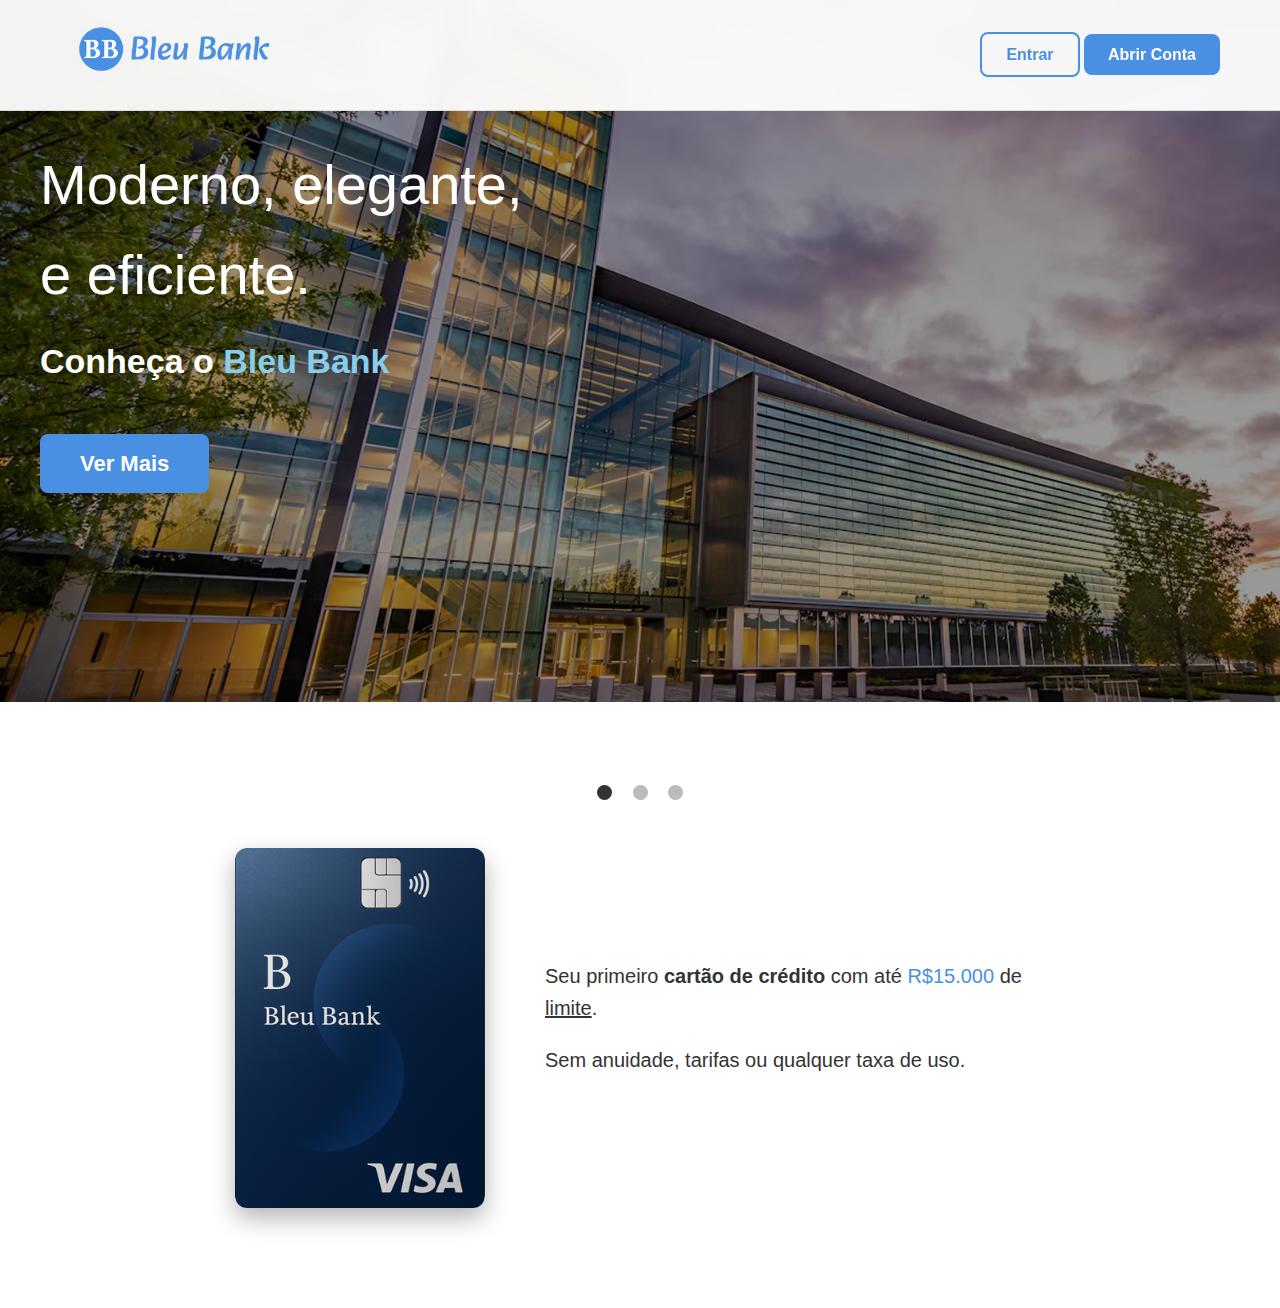
<file: templates/index.html>
<!DOCTYPE html>
<html lang="pt-br">
<head>
  <meta charset="UTF-8">
  <meta name="viewport" content="width=device-width, initial-scale=1.0">
  <title>Bleu Bank</title>
  <link rel="stylesheet" href="/static/styles/estilo.css">
</head>
<body>
  <!-- Header -->
  <header class="header">
    <div class="container">
      <div class="logo">
        <img src="/static/assets/nomeLogo.png" alt="Bleu Bank" class="logo-img">
      </div>
      <div class="header-actions">
        <a class="btn-secondary" href="/login" style="text-decoration: none;">Entrar</a>
        <a class="btn-primary" href="/cadastro" style="text-decoration: none;">Abrir Conta</a>
      </div>
    </div>
  </header>

  <!-- Hero -->
  <main class="hero">
    <div class="hero-background">
      <img src="/static/assets/banco.png" alt="Prédio moderno" class="hero-image">
      <div class="hero-overlay"></div>
    </div>
    <div class="container">
      <div class="hero-content">
        <h1 class="hero-title">Moderno, elegante,<br>e eficiente.</h1>
        <p class="hero-subtitle">Conheça o <span class="brand-highlight">Bleu Bank</span></p>
        <a class="btn-cta" href="/cadastro" style="text-decoration: none;">Ver Mais</a>
      </div>
    </div>
  </main>

  <!-- Cartões -->
  <section class="cards-section">
    <div class="container">

      <!-- Dots (agora buttons para acessibilidade) -->
      <div class="dots" role="tablist" aria-label="Destaques">
        <button class="dot active" role="tab" aria-selected="true" aria-controls="info0" tabindex="0"></button>
        <button class="dot" role="tab" aria-selected="false" aria-controls="info1" tabindex="-1"></button>
        <button class="dot" role="tab" aria-selected="false" aria-controls="info2" tabindex="-1"></button>
      </div>

      <div class="info-box" aria-live="polite">
        <div id="info0" class="info-content active">
          <div class="card" onclick="this.classList.toggle('flip')">
            <div class="card-inner">
              <div class="card-front">
                <img src="/static/assets/frente-cartao.png" alt="Cartão Frente">
              </div>
              <div class="card-back">
                <img src="/static/assets/tras-cartao.png" alt="Cartão Verso">
              </div>
            </div>
          </div>

          <div>
            <p class="p1">Seu primeiro <b>cartão de crédito</b> com até
              <span style="color:#4A90E2;">R$15.000</span> de
              <span style="text-decoration:underline;">limite</span>.
            </p>
            <p class="p2">Sem anuidade, tarifas ou qualquer taxa de uso.</p>
          </div>
        </div>

        <div id="info1" class="info-content">
          <div>
            <p class="p3">Suas operações <b>100% automatizadas.</b></p>
            <p class="p4">Realize empréstimos e pague boletos através do nosso ChatBot.</p>
          </div>
          <img class="img1" src="/static/assets/parte2.png" alt="parte2">
        </div>

        <div id="info2" class="info-content center-content">
          <p class="p5"><b>Totalmente Digital</b><br>Sem burocracias e papeladas</p>
          <img class="img2" src="/static/assets/parte3.png" alt="parte3">
        </div>
      </div>
    </div>
  </section>

  <!-- Novo script (substitui o antigo showInfo) -->
  <script>
    document.addEventListener('DOMContentLoaded', () => {
      const dots = Array.from(document.querySelectorAll('.dots .dot'));
      const panels = Array.from(document.querySelectorAll('.info-box .info-content'));
      const box = document.querySelector('.info-box');

      let current = panels.findIndex(p => p.classList.contains('active'));
      if (current < 0) current = 0;

      function setActive(idx, { focusDot = false } = {}) {
        if (idx < 0) idx = panels.length - 1;
        if (idx >= panels.length) idx = 0;

        panels.forEach(p => p.classList.remove('active'));
        dots.forEach(d => {
          d.classList.remove('active');
          d.setAttribute('aria-selected', 'false');
          d.setAttribute('tabindex', '-1');
        });

        panels[idx].classList.add('active');
        dots[idx].classList.add('active');
        dots[idx].setAttribute('aria-selected', 'true');
        dots[idx].setAttribute('tabindex', '0');
        if (focusDot) dots[idx].focus();
        current = idx;
      }

      // clique e teclado nos dots
      dots.forEach((dot, i) => {
        dot.addEventListener('click', () => setActive(i));
        dot.addEventListener('keydown', (e) => {
          if (e.key === 'Enter' || e.key === ' ') { e.preventDefault(); setActive(i); }
          if (e.key === 'ArrowRight') { e.preventDefault(); setActive(i + 1, { focusDot: true }); }
          if (e.key === 'ArrowLeft')  { e.preventDefault(); setActive(i - 1, { focusDot: true }); }
        });
      });

      // swipe no mobile
      let startX = null;
      box.addEventListener('touchstart', (e) => { startX = e.changedTouches[0].clientX; }, { passive: true });
      box.addEventListener('touchend', (e) => {
        if (startX === null) return;
        const dx = e.changedTouches[0].clientX - startX;
        if (Math.abs(dx) > 40) setActive(current + (dx < 0 ? 1 : -1));
        startX = null;
      }, { passive: true });

      // inicia corretamente
      setActive(current);
    });
  </script>
</body>
</html>
</file>
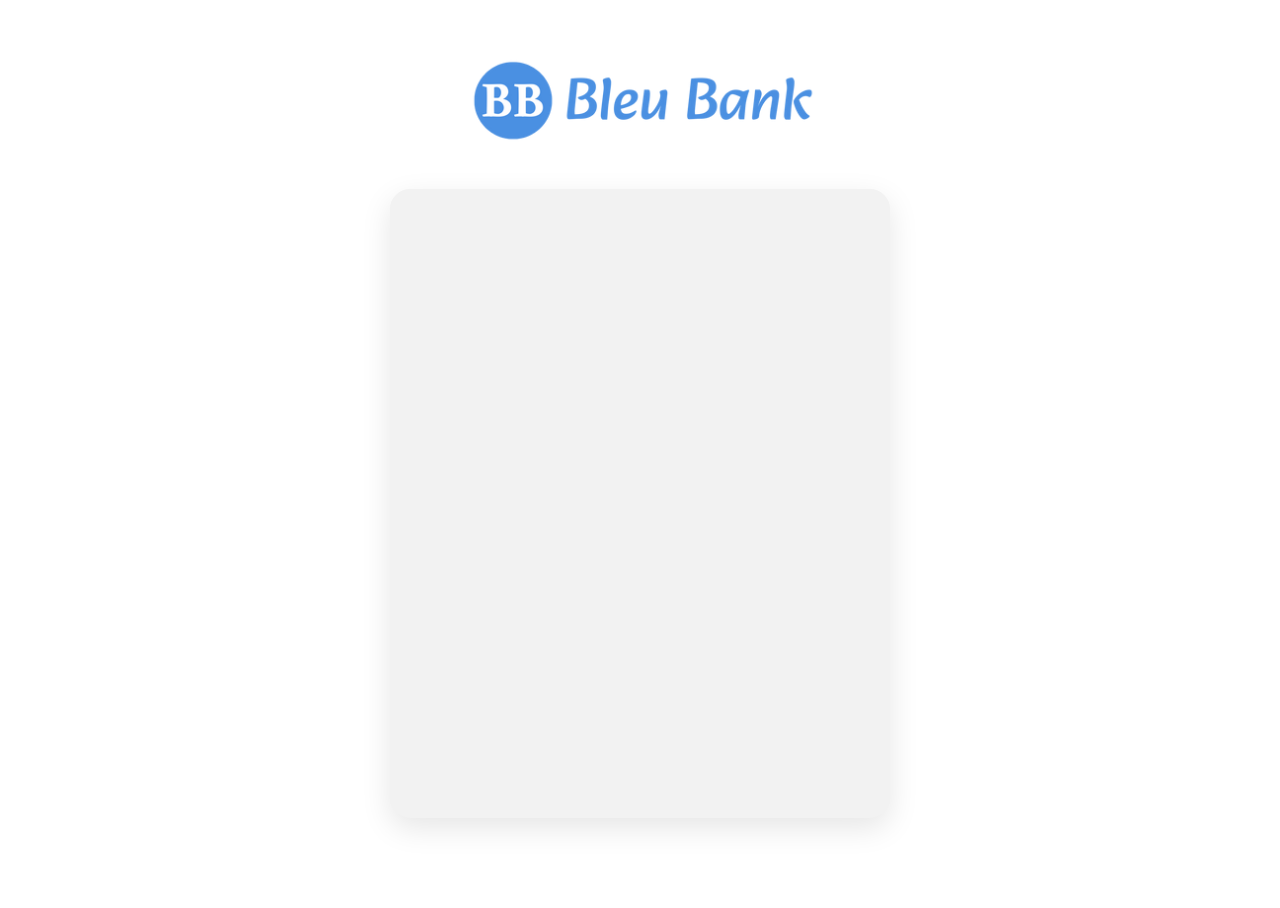
<file: templates/cadastro.html>
<!DOCTYPE html>
<html lang="pt-br">

<head>
    <meta charset="UTF-8">
    <meta name="viewport" content="width=device-width, initial-scale=1.0">
    <link rel="stylesheet" href="/static/styles/styleLogin.css">
    <title>Login</title>
</head>

<body>
    <div class="conteudo">
        <div class="logo animar-logo">
            <img src="/static/assets/nomeLogo.png" alt="Logo">
        </div>

        <form method="POST" action="/cadastro">
            <p class="subtitulo animar-campo">Para começarmos...</p>

            <label class="animar-campo">Insira seu nome</label>
            <input type="text" name="nome" required class="animar-campo">

            <label class="animar-campo">Insira sua data de nascimento</label>
            <input type="date" name="nascimento" required class="animar-campo">

            <label class="animar-campo">Nome de usuário</label>
            <input type="text" name="user" required class="animar-campo">

            <button type="submit" class="animar-campo"><b>Prosseguir</b></button>
        </form>

        <p class="entrar animar-campo" style="width: 25%;">Já é cliente? &nbsp;<a href="/login">Entrar</a></p>
    </div>
</body>

</html>
</file>
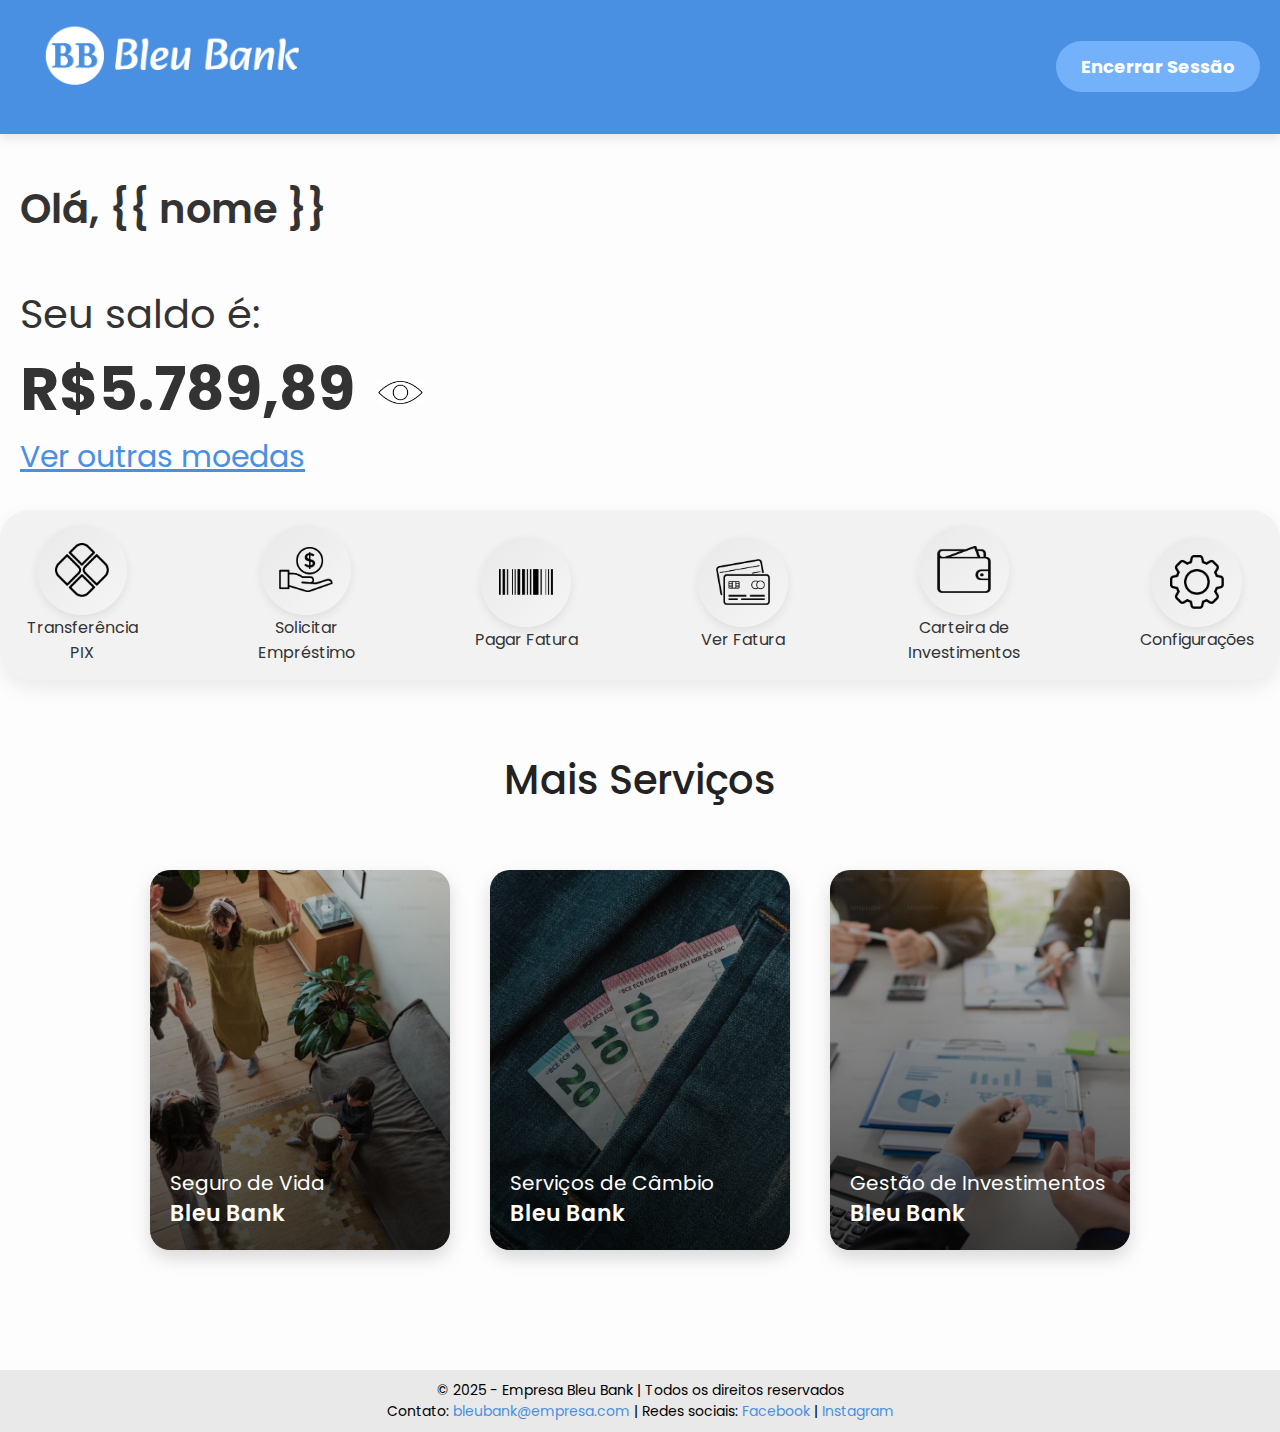
<file: templates/inicial.html>
<!DOCTYPE html>
<html lang="pt-BR">

<head>
  <meta charset="UTF-8">
  <meta name="viewport" content="width=device-width, initial-scale=1.0">
  <title>Bleu Bank</title>
  <link rel="stylesheet" href="/static/styles/styleInicial.css">
</head>

<body>
  <!-- Navbar -->
  <nav>
    <div class="logo">
      <img src="/static/assets/BB.png" alt="Logo Bleu Bank" width="300px">
    </div>
    <form action="/logout" method="get" style="display: flex; align-items: center;">
      <button type="submit" class="btn-logout">Encerrar Sessão</button>
    </form>
  </nav>

  <!-- Título -->
  <div class="titulo">
    <h1>Olá, {{ nome }} </h1>
  </div>

  <!-- Saldo -->
  <div class="saldo">
    <p class="texto-saldo">Seu saldo é:</p>
    <p class="valor-saldo">
      <span id="valor-saldo">R$5.789,89</span>
      <img id="toggle-saldo" src="/static/assets/olho.png" alt="Ver saldo">
    </p>
    <p class="link-moedas">Ver outras moedas</p>
  </div>

  <!-- Opções -->
  <div class="opcoes">
    <div class="item-opcao">
      <div class="circulo"><a href="https://wa.link/7k902z" style="display: flex; justify-content: center;"><img src="/static/assets/pix.png" alt=""></a></div>
      <p style="text-align: center;">Transferência <br>PIX</p>
    </div>
    <div class="item-opcao">
      <div class="circulo"><a href="https://wa.link/cktebh" style="display: flex; justify-content: center;"><img src="/static/assets/emprestimo.png" alt=""></a></div>
      <p style="text-align: center;">Solicitar <br>Empréstimo</p>
    </div>
    <div class="item-opcao">
      <div class="circulo"><a href="https://wa.link/ozrdb0" style="display: flex; justify-content: center;"><img src="/static/assets/barras.png" alt=""></a></div>
      <p style="text-align: center;">Pagar Fatura</p>
    </div>
    <div class="item-opcao">
      <div class="circulo"><a href="https://wa.link/l4gtpa" style="display: flex; justify-content: center;"><img src="/static/assets/cartao.png" alt=""></a></div>
      <p>Ver Fatura</p>
    </div>
    <div class="item-opcao">
      <div class="circulo"><a href="https://wa.link/h615dt" style="display: flex; justify-content: center;"><img src="/static/assets/carteira.png" alt=""></a></div>
      <p style="text-align: center;">Carteira de <br>Investimentos</p>
    </div>
    <div class="item-opcao">
      <div class="circulo"><img src="/static/assets/opcoes.png" alt=""></div>
      <p>Configurações</p>
    </div>
  </div>

  <!-- Mais Serviços -->
  <h1 class="titulo-servicos">Mais Serviços</h1>
  <div class="servicos">
    <div class="card img1">
      <p>Seguro de Vida <b><br>Bleu Bank</b></p>
    </div>
    <div class="card img2">
      <p>Serviços de Câmbio <b><br>Bleu Bank</b></p>
    </div>
    <div class="card img3">
      <p>Gestão de Investimentos <b><br>Bleu Bank</b></p>
    </div>
  </div>

  <!-- Footer -->
  <footer>
    <p>&copy; 2025 - Empresa Bleu Bank | Todos os direitos reservados</p>
    <p>Contato: <a href="mailto:bleubank@empresa.com">bleubank@empresa.com</a> | Redes sociais:
      <a href="#">Facebook</a> | <a href="#">Instagram</a>
    </p>
  </footer>

  <script src="/static/scripts/script.js"></script>
</body>


</html>
</file>
<file: static/styles/estilo.css>
* {
    margin: 0;
    padding: 0;
    box-sizing: border-box;
}

body {
    font-family: 'Inter', sans-serif;
    line-height: 1.6;
    color: #333;
    background: #ffffff;
}

/* Container padrão */
.container {
    max-width: 1200px;
    margin: 0 auto;
    padding: 0 20px;
}

/* Header fixo */
.header {
    position: fixed;
    top: 0; left: 0; right: 0;
    background: rgba(255,255,255,0.95);
    backdrop-filter: blur(10px);
    border-bottom: 1px solid rgba(0,0,0,0.1);
    z-index: 1000;
}
.header .container {
    display: flex;
    align-items: center;
    justify-content: space-between;
    padding: 15px 20px;
}
.logo { 
    display: flex; 
    align-items: center; 
    gap: 10px; 
}
.logo img {
    height: 80px;  
    width: auto;   
    display: block;
}
.logo-text { 
    font-size: 22px; 
    font-weight: 700; 
    color: #4A90E2; 
}
.nav { 
    display: flex; 
    gap: 25px; 
}
.nav-link { 
    text-decoration: none; 
    color: #666; 
    font-weight: 500; 
}
.nav-link:hover { 
    color: #4A90E2; 
}

/* Botões */
.btn-primary, .btn-secondary, .btn-cta {
    padding: 12px 24px;
    border: none;
    border-radius: 8px;
    font-weight: 600;
    cursor: pointer;
    transition: 0.3s;
}
.btn-primary { 
    background: #4A90E2; 
    color: white; 
}
.btn-primary:hover { 
    background: #357ABD; 
}
.btn-secondary { 
    background: transparent; 
    border: 2px solid #4A90E2; 
    color: #4A90E2; 
}
.btn-secondary:hover { 
    background: #4A90E2; 
    color: white; 
}
.btn-cta {
    background: #4A90E2;
    color: white;
    font-size: 30px;
    font-weight: 600;
    padding: 14px 56px;
    border: none;
    border-radius: 8px;
    margin-top: 40px;
    cursor: pointer;
    transition: 0.3s;
    align-self: flex-start;  
}

/* Hero */
.hero {
    position: relative;
    height: 78vh;
    display: flex;
    align-items: flex-start; 
    justify-content: flex-start;
    padding: 140px 0 0 0;
    overflow: hidden;
}

.hero .container {
    padding-left: 0;
    margin-left: 0;
    max-width: none;
}

.hero-background {
    position: absolute;
    top: 0; left: 0;
    width: 100%;
    height: 100%;
    z-index: -1;
    overflow: hidden;
}

.hero-image {
    width: 100%;
    height: 100%;
    object-fit: cover;
}

.hero-overlay {
    position: absolute; 
    top: 0; left: 0; 
    width: 100%; height: 100%;
    background: rgba(0,0,0,0.4);
}

.hero-content {
    color: white;
    max-width: 600px;
    display: flex;
    flex-direction: column; 
    align-items: flex-start; 
    gap: 15px; 
    text-align: left;
    padding-left: 40px;
}

.hero-title {
    font-size: 56px;
    font-weight: 100;
}

.hero-subtitle {
    font-size: 34px;
    font-weight: 900;
    margin: 0;
}

.brand-highlight { 
    color: #87CEEB; 
    font-weight: 600; 
}

.hero-button {
    margin-top: 25px;
}

.btn-cta {
    background: #4A90E2;
    color: white;
    font-size: 22px;
    font-weight: 600;
    padding: 12px 40px;
    border: none;
    border-radius: 8px;
    margin-top: 30px;
    cursor: pointer;
    transition: 0.3s;
    align-self: flex-start;  
}

/* Responsividade */
@media (max-width: 1024px) {
    .hero {
        height: 72vh;
        padding: 120px 0 0 0;
    }
    .hero-title {
        font-size: 48px;
    }
    .hero-subtitle {
        font-size: 30px;
    }
}

/* Mobile */
@media (max-width: 768px) {
    .hero {
        height: auto;
        min-height: 100vh;
        padding: 100px 20px 40px 20px;
        justify-content: center;
        align-items: center;
        text-align: left; 
    }

    /* Header menor */
    .header .container {
        padding: 8px 12px;
    }
    .logo img {
        height: 45px;
    }
    .logo-text {
        font-size: 18px;
    }

    /* Botões lado a lado no mobile */
    .header-actions {
        display: flex;
        flex-direction: row;
        gap: 8px;
    }
    .btn-primary, .btn-secondary {
        padding: 6px 12px;
        font-size: 14px;
    }

    .hero-content {
        padding-left: 0;
        align-items: flex-start;   
        text-align: left;
        max-width: 100%;           
    }

    .hero-title {
        font-size: 38px;
        line-height: 1.2;
    }

    .hero-subtitle {
        font-size: 22px;
    }

    .btn-cta {
        font-size: 18px;
        padding: 10px 20px;
        align-self: center;
    }

    .hero-image {
        height: 100%;
        object-fit: cover;
    }

    .center-content .img2 {
        max-width: 220px;
    }
    .img1 {
        width: 120px;
    }

    /* Caixa menor no mobile */
    .info-box {
        padding: 10px;
        max-width: 100%;
    }

    /* Cartão menor */
    .img1 {
        width: 120px;
        margin: 0 auto;
    }

    /* Texto menor */
    .p1, .p2, .p3, .p4, .p5 {
        font-size: 14px;
        line-height: 1.4;
        max-width: 250px;
        margin: 8px auto;
        text-align: center;
    }

    /* Layout em coluna */
    .info-content {
        flex-direction: column;
        gap: 12px;
        text-align: center;
    }
}

@media (max-width: 480px) {
    .hero {
        height: auto;
        padding: 80px 15px 40px 15px;
    }

    .hero-title {
        font-size: 32px;
    }

    .hero-subtitle {
        font-size: 20px;
    }

    .btn-cta {
        font-size: 16px;
        padding: 8px 18px;
    }
}

/* Seção cartões */
.cards-section { 
    padding: 80px 20px; 
}

/* Dots - agora são buttons (reset + estilos) */
.dots { 
    text-align: center; 
    margin-bottom: 20px; 
}
.dots .dot {
    -webkit-appearance: none;
    appearance: none;
    border: 0;
    width: 15px;
    height: 15px;
    margin: 0 8px;
    background: #bbb;
    border-radius: 50%;
    display: inline-block;
    cursor: pointer;
}
.dots .dot.active { 
    background: #333; 
}
.dots .dot:focus-visible {
    outline: 3px solid #4A90E2;
    outline-offset: 3px;
}

/* caixa de informações */
.info-box {
    border-radius: 20px;
    padding: 20px;
    max-width: 900px; 
    margin: 0 auto; 
}

.img-wrapper {
    display: flex;
    justify-content: center; 
    align-items: center; 
    width: 100%;
    margin-top: 20px;
}
.center-content {
    display: flex;
    flex-direction: column;  
    justify-content: center; 
    align-items: center;     
    text-align: center;      
}

.center-content .img2 {
    margin-top: 20px;
    max-width: 400px;
    width: 100%;
    height: auto;
    border-radius: 12px;
    box-shadow: 0 10px 25px rgba(0,0,0,0.3);
}
#info2 {
    width: 100%;
    height: 100%;
    padding: 0; 
    margin: 0;  
}

#info2 .img2 {
    width: 100%;
    height: auto;
    max-width: 700px;
    border-radius: 20px;  
    box-shadow: none;  
    object-fit: cover; 
    display: block;
}

/* Conteúdos (padrão escondido; active mostra com animação) */
.info-content {
    display: none;
    align-items: center;
    justify-content: center; 
    gap: 60px; 
}
.info-content.active {
    display: flex;
    animation: fadeSlide .35s ease both;
}
@keyframes fadeSlide {
  from { opacity: 0; transform: translateY(6px); }
  to   { opacity: 1; transform: translateY(0); }
}

#info2{
    gap: 0px;
}

.img1 { 
    width: 200px;
    border-radius: 12px; 
    box-shadow: 0 10px 20px rgba(0,0,0,0.25); 
}

.p5{
    font-size: 35px;
}
.p1, .p2, .p3, .p4 {
    font-family: 'Inter', sans-serif;
    max-width: 500px;
    margin-bottom: 20px;
    font-size: 20px;
}
.p3 { 
    font-size: 28px; 
}

/* Responsividade extra */
@media (max-width: 1024px) {
    .hero {
        height: 70vh;
    }
    .hero-title {
        font-size: 45px;
    }
    .hero-subtitle {
        font-size: 28px;
    }
    .center-content .img2 {
        max-width: 350px;
    }
    .img1 {
        width: 180px;
    }
}

.card {
  width: 250px;   /* largura maior */
  height: 360px;  /* altura continua igual */
  perspective: 1000px;
  cursor: pointer;
}
.card-inner {
  width: 100%;
  height: 100%;
  position: relative;
  transform-style: preserve-3d;
  transition: transform 0.8s;
}
.card.flip .card-inner,
.card:hover .card-inner {
  transform: rotateY(180deg);
}
.card-front,
.card-back {
  position: absolute;
  width: 100%;
  height: 100%;
  border-radius: 12px;
  overflow: hidden;
  backface-visibility: hidden;
  box-shadow: 0 10px 25px rgba(0,0,0,0.3);
}
.card-front img,
.card-back img {
  width: 100%;
  height: 100%;
  object-fit: cover;
}
.card-back { transform: rotateY(180deg); }
</file>
<file: static/styles/styleLogin.css>
@import url('https://fonts.googleapis.com/css2?family=Poppins:wght@300;400;500;600;700&display=swap');

*{
    padding: 0;
    margin: 0;
    font-family: 'Poppins', sans-serif;
    box-sizing: border-box;
}

body {
    display: flex;
    justify-content: center;
    align-items: center;
    min-height: 100vh;
    background-color: #fff;
    overflow-x: hidden;
}

.conteudo{
    display: flex;
    flex-direction: column;
    align-items: center;
    width: 100%;
    padding: 40px; 
}

.logo img{
    width: 400px; 
    transition: all 0.6s ease;
}

.logo:hover img{
    transform: scale(1.1) rotate(-2deg);
    filter: brightness(1.1);
}

form{
    border: 1px solid #F2F2F2;
    background-color: #F2F2F2;
    border-radius: 20px;
    display: flex;
    flex-direction: column;
    width: 45%; 
    max-width: 500px;
    padding: 50px; 
    box-shadow: 0px 10px 30px rgba(0,0,0,0.1);
    overflow: hidden;
}

form input{
    border: none;
    border-radius: 25px; 
    padding: 15px 20px; 
    margin-top: 15px;
    background-color: #E0E0E0;
    font-size: 18px; 
    transition: all 0.3s ease;
}

form input:focus{
    outline: none;
    box-shadow: 0 0 0 4px rgba(74,144,226,0.4);
    transform: scale(1.03);
}

form label{
    margin-top: 20px;
    font-weight: 600;
    font-size: 20px; 
}

.subtitulo{
    font-size: 20px;
    margin-bottom: 25px;
    font-weight: 600;
}

button{
    color: white;
    background-color: #4A90E2;
    border: none;
    font-size: 22px; 
    padding: 18px;
    border-radius: 15px; 
    width: 45%; 
    margin: 35px auto 0;
    cursor: pointer;
    transition: all 0.4s ease;
}

button:hover{
    background-color: #2a6ebc;
    transform: scale(1.1);
    box-shadow: 0px 10px 25px rgba(0,0,0,0.25);
}

.entrar{
    width: 45%;
    display: flex;
    justify-content: end;
    margin-top: 25px;
    font-size: 16px; 
}

.entrar a{
    color: black;
    text-decoration: none;
    transition: all 0.3s ease;
}

.entrar a:hover{
    text-decoration: underline;
    color: #4A90E2;
}


.animar-logo {
    animation: logoEntrar 1s ease-out;
}

.animar-campo {
    opacity: 0;
    transform: translateY(25px); 
    animation: campoEntrar 0.7s forwards;
}

.animar-campo:nth-child(1){ animation-delay: 0.2s; }
.animar-campo:nth-child(2){ animation-delay: 0.4s; }
.animar-campo:nth-child(3){ animation-delay: 0.6s; }
.animar-campo:nth-child(4){ animation-delay: 0.8s; }
.animar-campo:nth-child(5){ animation-delay: 1s; }
.animar-campo:nth-child(6){ animation-delay: 1.2s; }

@keyframes logoEntrar {
    0% { transform: translateY(-50px); opacity: 0; }
    100% { transform: translateY(0); opacity: 1; }
}

@keyframes campoEntrar {
    0% { opacity: 0; transform: translateY(25px);}
    100% { opacity: 1; transform: translateY(0);}
}

/* Responsividade ajustada */
@media (max-width: 1024px){
    form { width: 60%; padding: 40px; }
    .entrar{ width: 60%; }
    .logo img{ width: 300px; }
    button{ width: 50%; }
}

@media (max-width: 768px){
    form { width: 75%; padding: 35px; }
    .logo img{ width: 250px; }
    button{ width: 60%; font-size: 20px; }
}

@media (max-width: 480px){
    form { width: 90%; padding: 25px; }
    .logo img{ width: 200px; }
    button{ width: 70%; font-size: 18px; }
}
</file>
<file: static/styles/styleInicial.css>
@import url('https://fonts.googleapis.com/css2?family=Montserrat:wght@400;600&family=Poppins:wght@300;400;600&display=swap');

* {
  margin: 0;
  padding: 0;
  box-sizing: border-box;
  font-family: 'Poppins', sans-serif;
}

body {
  background: #fdfdfd;
  color: #333;
  overflow-x: hidden;
}


nav {
  display: flex;
  justify-content: space-between;
  background: #4A90E2;
  padding: 10px 20px;
  box-shadow: 0 4px 10px rgba(0,0,0,0.1);
  animation: fadeInDown 1s ease-in-out;
}

nav img {
  align-self: center;
}

.btn-logout {
  background: #73B1FA;
  color: white;
  font-weight: bold;
  font-size: 18px;
  border: none;
  border-radius: 30px;
  padding: 12px 25px;
  align-self: center;
  cursor: pointer;
  transition: 0.3s;
}

.btn-logout:hover {
  background: #25558d;
  transform: scale(1.05);
}


.titulo {
  display: flex;
  align-items: center;
  height: 150px;
  margin-left: 20px;
  animation: fadeInUp 1s ease-in-out;
}

.titulo h1 {
  font-size: 2.5rem;
  font-weight: 600;
}


.saldo {
  display: flex;
  justify-content: center;
  flex-direction: column;
  height: 100%;
  margin-left: 20px;
  animation: fadeInUp 1.3s ease-in-out;
}

.texto-saldo {
  font-size: 40px;
}

.valor-saldo {
  font-size: 60px;
  font-weight: bold;
}

.valor-saldo img {
  width: 50px;
  vertical-align: middle;
}

.link-moedas {
  font-size: 30px;
  text-decoration: underline;
  color: #4A90E2;
  cursor: pointer;
  transition: 0.3s;
}

.link-moedas:hover {
  color: #2a65b7;
}


.opcoes {
  display: flex;
  justify-content: center;
  align-items: center;
  gap: 100px;
  margin-top: 30px;
  width: 100%;
  height: 170px;
  background-color: #F2F2F2;
  border-radius: 30px;
  animation: fadeInUp 1.6s ease-in-out;
  box-shadow: 0 8px 20px rgba(0,0,0,0.08);
}

.circulo {
  display: flex;
  justify-content: center;
  align-items: center;
  background: linear-gradient(135deg, #E9E9E9, #f5f5f5);
  border-radius: 50%;
  width: 90px;
  height: 90px;
  transition: all 0.4s ease;
  box-shadow: 0 4px 10px rgba(0,0,0,0.08);
}

.circulo:hover {
  background: linear-gradient(135deg, #4A90E2, #73B1FA);
  transform: scale(1.1);
  box-shadow: 0 8px 20px rgba(0,0,0,0.15);
}

.circulo img {
  width: 60%;
  height: 60%;
  filter: brightness(0.8);
  transition: 0.3s ease;
}

.circulo:hover img {
  filter: brightness(1.2) invert(1);
}

.item-opcao {
  display: flex;
  flex-direction: column;
  align-items: center;
  margin: 10px;
  transition: transform 0.3s ease;
}

.item-opcao:hover {
  transform: translateY(-8px);
}

.item-opcao span {
  margin-top: 12px;
  font-size: 16px;
  font-weight: 500;
  color: #333;
  transition: color 0.3s ease;
}

.item-opcao:hover span {
  color: #4A90E2;
}

/* ================= SERVIÇOS ================= */
.titulo-servicos {
  font-weight: 500;
  text-align: center;
  margin-top: 70px;
  margin-bottom: 60px;
  font-size: 2.5rem;
  color: #222;
}

.servicos {
  display: flex;
  justify-content: center;
  flex-wrap: wrap;
  gap: 40px;
  margin-bottom: 120px;
  padding: 0 20px;
}


.card {
  position: relative;
  width: 300px;
  height: 380px;
  background-size: cover;
  background-position: center;
  border-radius: 20px;
  overflow: hidden;
  cursor: pointer;
  box-shadow: 0 8px 18px rgba(0,0,0,0.15);
  transition: transform 0.4s ease, box-shadow 0.4s ease;
}

.card::before {
  content: "";
  position: absolute;
  inset: 0;
  background: linear-gradient(to top, rgba(0,0,0,0.7), rgba(0,0,0,0.2));
  transition: opacity 0.3s ease;
}

.card:hover {
  transform: scale(1.05);
  box-shadow: 0 12px 25px rgba(0,0,0,0.25);
}

.card:hover::before {
  opacity: 0.9;
}


.card p {
  position: absolute;
  bottom: 20px;
  left: 20px;
  right: 20px;
  color: #fff;
  font-size: 20px;
  font-weight: 400;
  line-height: 1.4;
  z-index: 2;
  margin: 0;
}

.card p b {
  font-size: 22px;
  font-weight: 600;
  color: white; 
}

.img1 { background-image: url(/static/assets/img1.png); }
.img2 { background-image: url(/static/assets/img2.png); }
.img3 { background-image: url(/static/assets/img3.png); }

/* ================= FOOTER ================= */
footer {
  background-color: #E9E9E9;
  padding: 10px 20px;
  text-align: center;
  color: black;
  font-size: 14px;
  margin-top: auto;
}

footer a {
  color: #4A90E2;
  text-decoration: none;
}

footer a:hover {
  text-decoration: underline;
}


.valor-saldo img {
  width: 45px;
  vertical-align: middle;
  margin-left: 10px;
  cursor: pointer;
  transition: transform 0.2s ease;
}

.valor-saldo img:hover {
  transform: scale(1.1);
}

/* ================= ANIMAÇÕES ================= */
@keyframes fadeInUp {
  from { opacity: 0; transform: translateY(40px); }
  to { opacity: 1; transform: translateY(0); }
}

@keyframes fadeInDown {
  from { opacity: 0; transform: translateY(-40px); }
  to { opacity: 1; transform: translateY(0); }
}

/* ================= RESPONSIVIDADE ================= */
@media (max-width: 1024px) {
  .opcoes { gap: 50px; }
  .servicos { gap: 30px; }
}

@media (max-width: 768px) {
  .titulo h1 { font-size: 2rem; }
  .texto-saldo { font-size: 28px; }
  .valor-saldo { font-size: 40px; }
  .opcoes { flex-wrap: wrap; height: auto; padding: 20px; }
  .card { width: 80%; height: 300px; }
  .card p { font-size: 18px; }
}

@media (max-width: 480px) {
  nav img { width: 150px; }
  .btn-logout { font-size: 14px; padding: 8px 16px; }
  .titulo h1 { font-size: 1.6rem; }
  .texto-saldo { font-size: 24px; }
  .valor-saldo { font-size: 32px; }
}
</file>
